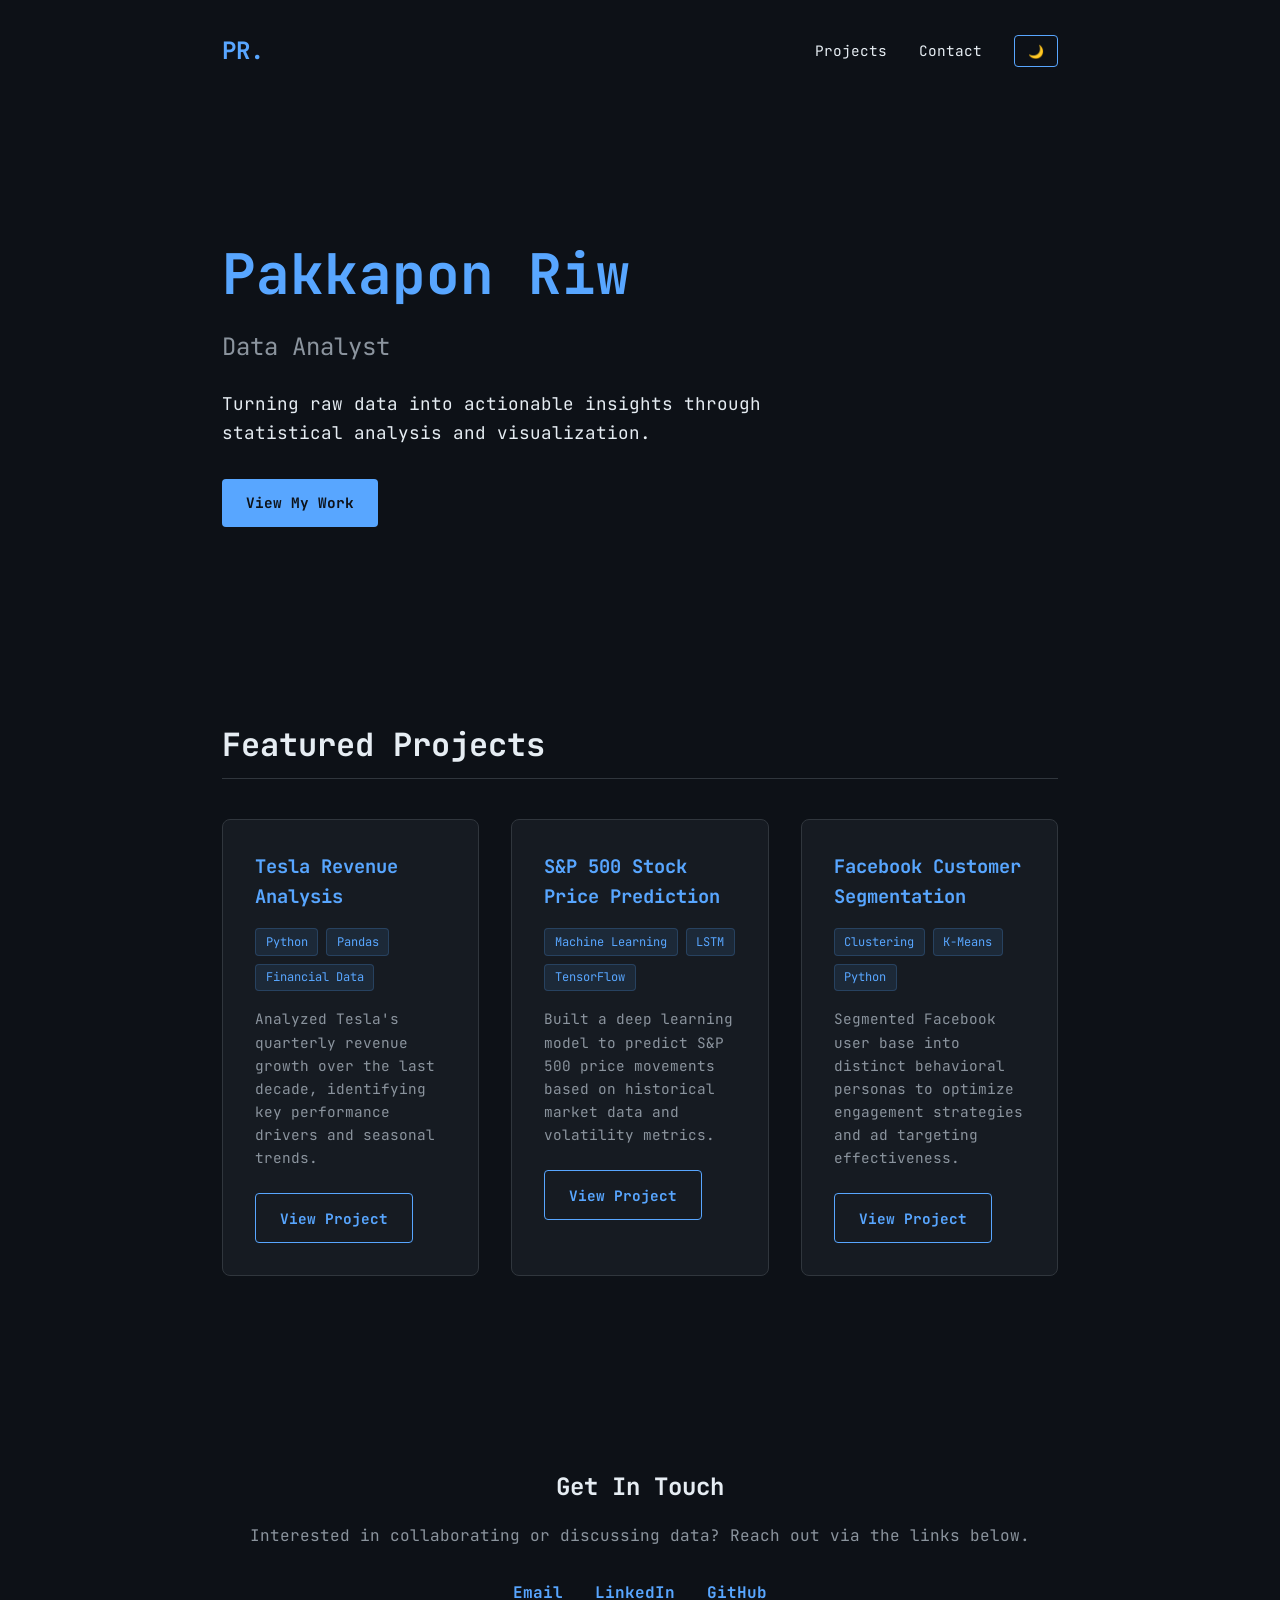
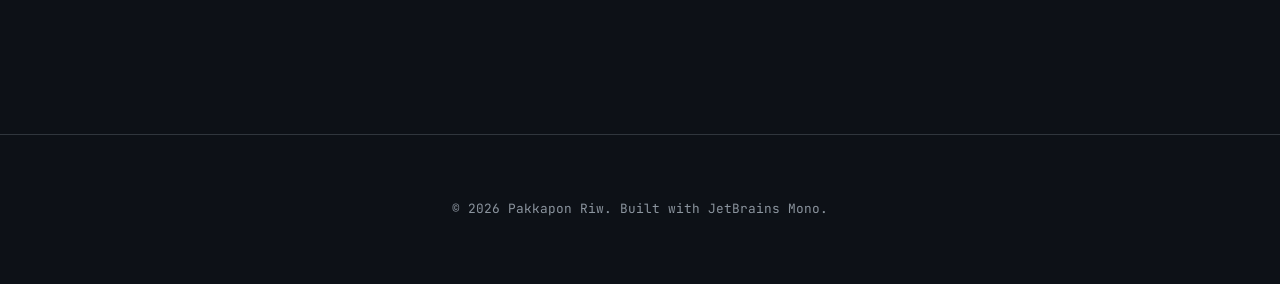
<file: index.html>
<!DOCTYPE html>
<html lang="en">
<head>
    <meta charset="UTF-8">
    <meta name="viewport" content="width=device-width, initial-scale=1.0">
    <title>Pakkapon Riw | Data Analyst</title>
    <link rel="preconnect" href="https://fonts.googleapis.com">
    <link rel="preconnect" href="https://fonts.gstatic.com" crossorigin>
    <link href="https://fonts.googleapis.com/css2?family=JetBrains+Mono:wght@400;700&display=swap" rel="stylesheet">
    <link rel="stylesheet" href="style.css">
</head>
<body>
    <header>
        <nav>
            <div class="logo">PR.</div>
            <ul class="nav-links">
                <li><a href="#projects">Projects</a></li>
                <li><a href="#contact">Contact</a></li>
                <li><button id="theme-toggle" class="theme-btn">🌙</button></li>
            </ul>
        </nav>
    </header>

    <main>
        <section class="hero">
            <div class="container">
                <h1>Pakkapon Riw</h1>
                <p class="subtitle">Data Analyst</p>
                <p class="description">Turning raw data into actionable insights through statistical analysis and visualization.</p>
                <div class="cta">
                    <a href="#projects" class="btn primary">View My Work</a>
                </div>
            </div>
        </section>

        <section id="projects" class="projects">
            <div class="container">
                <h2>Featured Projects</h2>
                <div class="project-grid">
                    <article class="project-card">
                        <h3>Tesla Revenue Analysis</h3>
                        <div class="tags">
                            <span>Python</span>
                            <span>Pandas</span>
                            <span>Financial Data</span>
                        </div>
                        <p>Analyzed Tesla's quarterly revenue growth over the last decade, identifying key performance drivers and seasonal trends.</p>
                        <a href="#" class="btn secondary">View Project</a>
                    </article>

                    <article class="project-card">
                        <h3>S&P 500 Stock Price Prediction</h3>
                        <div class="tags">
                            <span>Machine Learning</span>
                            <span>LSTM</span>
                            <span>TensorFlow</span>
                        </div>
                        <p>Built a deep learning model to predict S&P 500 price movements based on historical market data and volatility metrics.</p>
                        <a href="#" class="btn secondary">View Project</a>
                    </article>

                    <article class="project-card">
                        <h3>Facebook Customer Segmentation</h3>
                        <div class="tags">
                            <span>Clustering</span>
                            <span>K-Means</span>
                            <span>Python</span>
                        </div>
                        <p>Segmented Facebook user base into distinct behavioral personas to optimize engagement strategies and ad targeting effectiveness.</p>
                        <a href="#" class="btn secondary">View Project</a>
                    </article>
                </div>
            </div>
        </section>

        <section id="contact" class="contact">
            <div class="container">
                <h2>Get In Touch</h2>
                <p>Interested in collaborating or discussing data? Reach out via the links below.</p>
                <div class="contact-links">
                    <a href="mailto:your.email@example.com">Email</a>
                    <a href="https://linkedin.com/in/pakkapon-riw" target="_blank">LinkedIn</a>
                    <a href="https://github.com/pakkapon-riw" target="_blank">GitHub</a>
                </div>
            </div>
        </section>
    </main>

    <footer>
        <div class="container">
            <p>&copy; 2026 Pakkapon Riw. Built with JetBrains Mono.</p>
        </div>
    </footer>
    <script>
        const toggleButton = document.getElementById('theme-toggle');
        toggleButton.addEventListener('click', () => {
            document.body.classList.toggle('light-mode');
            toggleButton.textContent = document.body.classList.contains('light-mode') ? '☀️' : '🌙';
        });
    </script>
</body>
</html>
</file>
<file: style.css>
:root {
    --bg-color: #0d1117;
    --text-color: #e6edf3;
    --text-muted: #8b949e;
    --accent-color: #58a6ff;
    --card-bg: #161b22;
    --card-border: #30363d;
    --font-family: 'JetBrains Mono', monospace;
}

body.light-mode {
    --bg-color: #ffffff;
    --text-color: #24292e;
    --text-muted: #586069;
    --accent-color: #0366d6;
    --card-bg: #f6f8fa;
    --card-border: #e1e4e8;
}

* {
    margin: 0;
    padding: 0;
    box-sizing: border-box;
}

html {
    scroll-behavior: smooth;
}

body {
    background-color: var(--bg-color);
    color: var(--text-color);
    font-family: var(--font-family);
    line-height: 1.6;
}

.container {
    max-width: 900px;
    margin: 0 auto;
    padding: 0 2rem;
}

/* Header & Nav */
header {
    padding: 2rem 0;
}

nav {
    display: flex;
    justify-content: space-between;
    align-items: center;
    max-width: 900px;
    margin: 0 auto;
    padding: 0 2rem;
}

.logo {
    font-size: 1.5rem;
    font-weight: bold;
    color: var(--accent-color);
}

nav ul.nav-links {
    display: flex;
    list-style: none;
    gap: 2rem;
    align-items: center;
}

nav a {
    text-decoration: none;
    color: var(--text-color);
    font-size: 0.9rem;
    transition: color 0.3s;
}

nav a:hover {
    color: var(--accent-color);
}

.theme-btn {
    background: none;
    border: 1px solid var(--accent-color);
    color: var(--accent-color);
    padding: 0.4rem 0.8rem;
    cursor: pointer;
    font-family: var(--font-family);
    font-size: 0.8rem;
    border-radius: 4px;
    transition: all 0.3s;
}

.theme-btn:hover {
    background-color: var(--accent-color);
    color: var(--bg-color);
}

/* Hero Section */
.hero {
    padding: 8rem 0;
    text-align: left;
}

.hero h1 {
    font-size: 3.5rem;
    margin-bottom: 0.5rem;
    color: var(--accent-color);
}

.hero .subtitle {
    font-size: 1.5rem;
    color: var(--text-muted);
    margin-bottom: 1.5rem;
}

.hero .description {
    max-width: 600px;
    font-size: 1.1rem;
    margin-bottom: 2rem;
}

/* Projects Section */
.projects {
    padding: 4rem 0;
}

.projects h2 {
    margin-bottom: 2.5rem;
    font-size: 2rem;
    border-bottom: 1px solid var(--card-border);
    padding-bottom: 0.5rem;
}

.project-grid {
    display: grid;
    grid-template-columns: repeat(auto-fit, minmax(250px, 1fr));
    gap: 2rem;
}

.project-card {
    background-color: var(--card-bg);
    border: 1px solid var(--card-border);
    padding: 2rem;
    border-radius: 8px;
    transition: transform 0.3s, border-color 0.3s, box-shadow 0.3s;
}

.project-card:hover {
    transform: translateY(-5px);
    border-color: var(--accent-color);
    box-shadow: 0 0 15px rgba(88, 166, 255, 0.1);
}

.project-card h3 {
    margin-bottom: 1rem;
    color: var(--accent-color);
}

.tags {
    display: flex;
    flex-wrap: wrap;
    gap: 0.5rem;
    margin-bottom: 1rem;
}

.tags span {
    font-size: 0.75rem;
    background: rgba(88, 166, 255, 0.1);
    color: var(--accent-color);
    padding: 0.2rem 0.6rem;
    border-radius: 4px;
    border: 1px solid rgba(88, 166, 255, 0.2);
}

.project-card p {
    font-size: 0.9rem;
    color: var(--text-muted);
    margin-bottom: 1.5rem;
}

/* Buttons */
.btn {
    display: inline-block;
    padding: 0.8rem 1.5rem;
    text-decoration: none;
    border-radius: 4px;
    font-size: 0.9rem;
    font-weight: bold;
    transition: all 0.3s;
}

.btn.primary {
    background-color: var(--accent-color);
    color: var(--bg-color);
}

.btn.primary:hover {
    opacity: 0.9;
}

.btn.secondary {
    border: 1px solid var(--accent-color);
    color: var(--accent-color);
}

.btn.secondary:hover {
    background-color: var(--accent-color);
    color: var(--bg-color);
}

/* Contact Section */
.contact {
    padding: 8rem 0;
    text-align: center;
}

.contact h2 {
    margin-bottom: 1rem;
}

.contact p {
    color: var(--text-muted);
    margin-bottom: 2rem;
}

.contact-links {
    display: flex;
    justify-content: center;
    gap: 2rem;
}

.contact-links a {
    color: var(--accent-color);
    text-decoration: none;
    font-weight: bold;
}

.contact-links a:hover {
    text-decoration: underline;
}

/* Footer */
footer {
    padding: 4rem 0;
    text-align: center;
    border-top: 1px solid var(--card-border);
    color: var(--text-muted);
    font-size: 0.8rem;
}

/* Responsive */
@media (max-width: 600px) {
    .hero h1 {
        font-size: 2.5rem;
    }
    
    .contact-links {
        flex-direction: column;
        gap: 1rem;
    }
}
</file>
